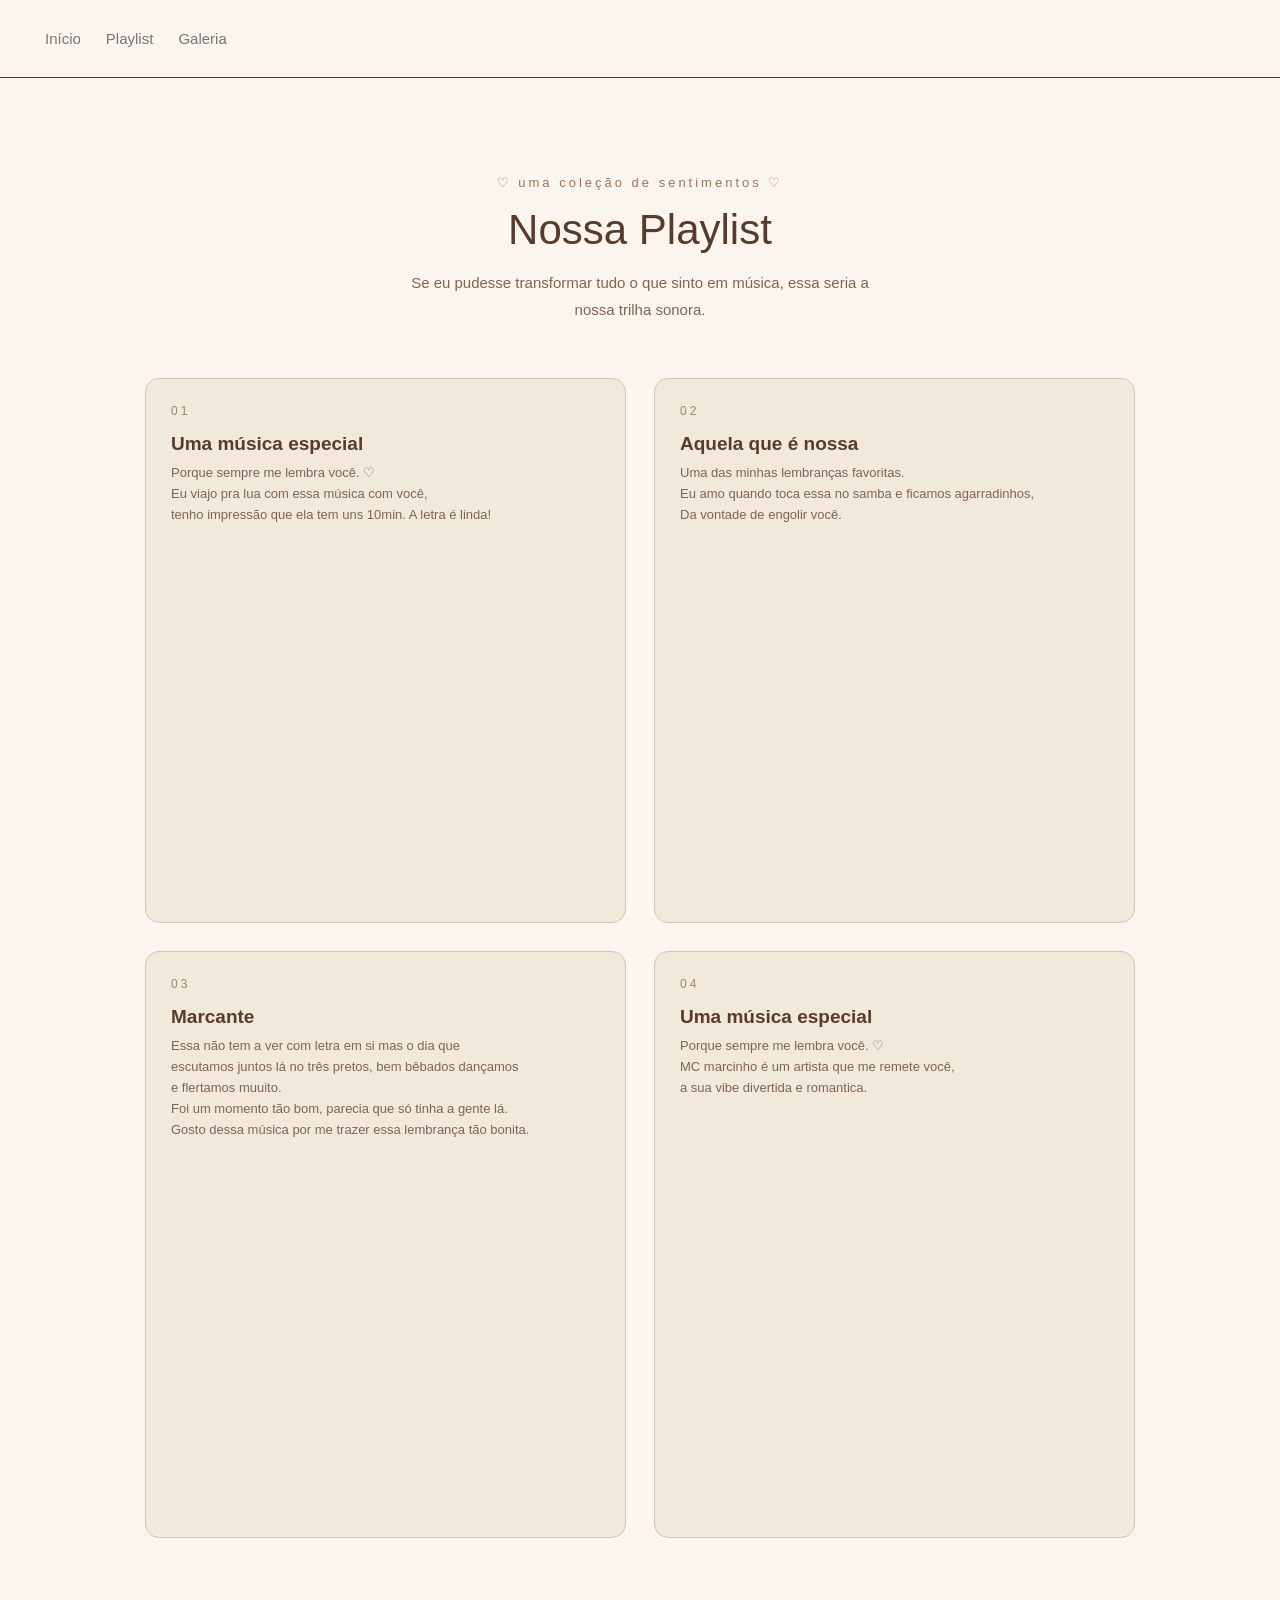
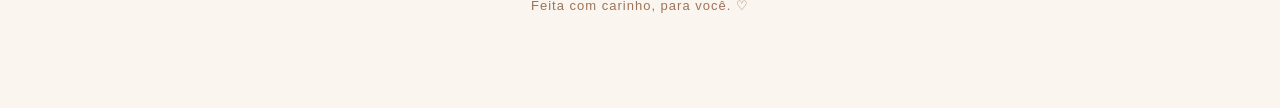
<file: playlist.html>
<!DOCTYPE html>
<html lang="pt-br">

<head>
    <meta charset="UTF-8">
    <meta name="viewport" content="width=device-width, initial-scale=1.0">

    <title>Nossa Playlist ❤️</title>

    <link rel="stylesheet" href="style.css">
</head>

<body>

    <header class="cabecalho">
          <nav class="menu">
            <a href="index.html">Início</a>
            <a href="playlist.html">Playlist</a>
            <a href="fotos.html">Galeria</a>
        </nav>
    </header>

   
<main class="playlist-container">

    <section class="playlist-intro">
        <span class="detalhe">♡ uma coleção de sentimentos ♡</span>

        <h2>Nossa Playlist</h2>

        <p>
            Se eu pudesse transformar tudo o que sinto
            em música, essa seria a nossa trilha sonora.
        </p>
    </section>

    <section class="galeria-musicas">

        <!-- MÚSICA 1 -->
        <article class="card-musica">
            <div class="numero-musica">01</div>

            <h3>Uma música especial</h3>
            <p class="dedicatoria">
                Porque sempre me lembra você. ♡<br>
                Eu viajo pra lua com essa música com você,<br>
                 tenho impressão que ela tem uns 10min. A letra é linda!
            </p>

            

<iframe
    style="border-radius: 12px"
    src="https://open.spotify.com/embed/track/4S0NYVAQdIb81uLoZoQmgq?utm_source=generator"
    width="100%"
    height="352"
    frameborder="0"
    allowfullscreen
    allow="autoplay; clipboard-write; encrypted-media; fullscreen; picture-in-picture"
    loading="lazy">
</iframe>


        </article>

        <!-- MÚSICA 2 -->
        <article class="card-musica">
            <div class="numero-musica">02</div>

            <h3>Aquela que é nossa</h3>
            <p class="dedicatoria">
                Uma das minhas lembranças favoritas. <br>
                Eu amo quando toca essa no samba e ficamos agarradinhos, <br>
                Da vontade de engolir você.
            </p>

            <iframe
                style="border-radius: 12px;"
                src="https://open.spotify.com/embed/track/1PX26jqxFcahtiibUj6EYr?utm_source=generator&si=c1f1c5a127e54965"
                width="100%"
                height="352"
                frameborder="0"
                allow="autoplay; clipboard-write; encrypted-media; fullscreen; picture-in-picture"
                loading="lazy">
            </iframe>
        </article>

        <!-- MÚSICA 3 -->
        <article class="card-musica">
            <div class="numero-musica">03</div>

            <h3>Marcante</h3>
            <p class="dedicatoria">
                Essa não tem a ver com letra em si mas o dia que <br>
                escutamos juntos lá no três pretos, bem bêbados dançamos <br> e flertamos muuito. <br>
                Foi um momento tão bom, parecia que só tinha a gente lá. <br>
                Gosto dessa música por me trazer essa lembrança tão bonita.
            </p>

            <iframe
                src="https://open.spotify.com/embed/track/57FSQIGpI6WZm4ko6mGOVJ?utm_source=generator&si=a9a398c0ea854a1c"
                width="100%"
                height="352"
                frameborder="0"
                allow="autoplay; clipboard-write; encrypted-media; fullscreen; picture-in-picture"
                loading="lazy">
            </iframe>
        </article>

        <!-- MÚSICA 4 -->
        <article class="card-musica">
            <div class="numero-musica">04</div>

            <h3>Uma música especial</h3>
            <p class="dedicatoria">
                Porque sempre me lembra você. ♡ <br>
                MC marcinho é um artista que me remete você, <br>
                 a sua vibe divertida e romantica.
            </p>

            <iframe
                src="https://open.spotify.com/embed/track/50E7BlML7Oe9jMifIPZpWa?utm_source=generator&si=215df0a662c94161"
                width="100%"
                height="352"
                frameborder="0"
                allow="autoplay; clipboard-write; encrypted-media; fullscreen; picture-in-picture"
                loading="lazy">
            </iframe>
        </article>

    </section>

    <footer class="playlist-footer">
        Feita com carinho, para você. ♡
    </footer>

</main>


</body>
</html>
</file>
<file: style.css>
/* CONFIGURAÇÕES GERAIS */

* {
    margin: 0;
    padding: 0;
    box-sizing: border-box;
}

body {
    background-color: #c4b89c;
    color: #111111;
    font-family: 'Montserrat', sans-serif;
}

/* CABEÇALHO */

.cabecalho {
    width: 100%;
    min-height: 58px;
    padding: 30px 45px;

    display: flex;
    align-items: center;
    justify-content: space-between;

    border-bottom: 1px solid #593b2b;
    position: relative;
}

/* MENU */

.menu {
    display: flex;
    align-items: center;
    gap: 25px;
}

.menu a {
    text-decoration: none;
    color: #777777;

    font-size: 15px;
    font-weight: 400;

    transition: color 0.3s ease;
}

.menu a:hover {
    color: #160d02;
}

/* TÍTULO CENTRAL */

.titulo {
    position: absolute;
    left: 50%;
    transform: translateX(-50%);
}

.titulo h1 {
    font-family: 'Cormorant Garamond', serif;
    font-size: 38px;
    font-weight: 700;
    letter-spacing: 1.5px;
    white-space: nowrap;
}

/* ASSINATURA */

.assinatura {
    display: flex;
    flex-direction: column;
    align-items: flex-end;

    font-size: 13px;
    color: #888888;
    line-height: 1.4;
}

/* PRIMEIRO TEXTO */

/*.apresentação {
    display: grid;
    grid-template-columns: 1fr 1fr;
    align-items: center;
    justify-content: center;

    padding: 45px 26%;
    gap: 25px;
    color: #000000;
    max-width: 2300px;
   
    margin: 0 auto;
    
}*/

.apresentação {
    display: grid;
    grid-template-columns: 350px 450px;
    align-items: center;
    justify-content: center;

    /*max-width: 950px;
    margin: 0 auto;
    padding: 30px 10px;

    gap: 8px;
    color: #000000;*/
}

.título-principal h2 {
    font-family: 'Montserrat', sans-serif;
    font-size: clamp(30px, 4vw, 55px);
    font-weight: 545;
    line-height: 1.20;
    padding: 40px;
    transform: translateX(-50px);
    color: #160d02;
    
}

.frase {
    max-width: 250px;
    justify-self: center;
    grid-template-columns: 100px 100px;
}

.frase p {
    font-size: 17px;
    line-height: 1.8;
    color: #160d02;
    width: 600px;
    transform: translateX(-50px);
    padding: 35px;
}

.main {
    color: #ffffff;
    border-radius: 25px;
}

/* videos */

.videos {
    padding: 50px 8%;
    text-align: center;
}

.videos h2 {
    font-family: 'Montserrat', sans-serif;
    color: #593b2b;
    margin-bottom: 30px;
}

.galeria-videos {
    display: flex;
    justify-content: center;
    align-items: center;
    gap: 25px;
    flex-wrap: wrap;
}

.galeria-videos video {
    width: 30%;
    aspect-ratio: 16 / 9;
    object-fit: cover;
    border-radius: 12px;
    border: 1px solid #cbb49d;
}

/*MOLDURA FOFA*/
/* PALETA DE CORES */
:root {
    --offwhite: #faf6ef;
    --cafe: #593b2b;
    --cafe-claro: #9b7359;
    --bege: #cbb49d;
}

/* FUNDO DA PÁGINA */
body {
    background-color: var(--offwhite);
    color: var(--cafe);
}

/* MOLDURA */
.moldura {
    position: fixed;
    inset: 18px;
    border: 1px solid var(--cafe-claro);
    pointer-events: none;
    z-index: 10;
}

/* DESENHOS */
.moldura span {
    position: absolute;
    color: var(--cafe);
    background-color: var(--offwhite);
    padding: 2px 5px;
    font-size: 17px;
    line-height: 1;
}

/* LAÇOS NOS CANTOS */
.moldura .laco {
    font-size: 29px;
    color: var(--cafe);
}

.canto-superior-esquerdo {
    top: -15px;
    left: -9px;
}

.canto-superior-direito {
    top: -15px;
    right: -9px;
}

.canto-inferior-esquerdo {
    bottom: -15px;
    left: -9px;
}

.canto-inferior-direito {
    bottom: -15px;
    right: -9px;
}

/* TOPO */
.topo1 {
    top: -10px;
    left: 18%;
}

.topo2 {
    top: -10px;
    left: 48%;
}

.topo3 {
    top: -10px;
    right: 18%;
}

/* LATERAL ESQUERDA */
.esq1 {
    top: 18%;
    left: -10px;
}

.esq2 {
    top: 42%;
    left: -10px;
}

.esq3 {
    top: 68%;
    left: -10px;
}

.esq4 {
    top: 85%;
    left: -10px;
}

/* LATERAL DIREITA */
.dir1 {
    top: 18%;
    right: -10px;
}

.dir2 {
    top: 42%;
    right: -10px;
}

.dir3 {
    top: 68%;
    right: -10px;
}

.dir4 {
    top: 85%;
    right: -10px;
}

/* PARTE INFERIOR */
.baixo1 {
    bottom: -10px;
    left: 18%;
}

.baixo2 {
    bottom: -10px;
    left: 48%;
}

.baixo3 {
    bottom: -10px;
    right: 18%;
}

/* PAGINA 2 */


/* PÁGINA PLAYLIST */

.playlist-container {
    max-width: 1050px;
    margin: 65px auto;
    padding: 30px;
    color: #593b2b;
}

/* INTRODUÇÃO */

.playlist-intro {
    text-align: center;
    margin-bottom: 55px;
}

.playlist-intro .detalhe {
    color: #9b7359;
    font-size: 13px;
    letter-spacing: 3px;
}

.playlist-intro h2 {
    font-size: 42px;
    font-weight: 500;
    margin: 15px 0;
}

.playlist-intro p {
    max-width: 480px;
    margin: 0 auto;
    color: #80644f;
    line-height: 1.8;
    font-size: 15px;
}

/* GALERIA */

.galeria-musicas {
    display: grid;
    grid-template-columns: repeat(2, minmax(0, 1fr));
    gap: 28px;
}

/* CARTÕES */

.card-musica {
    position: relative;
    background: #f2e9dd;
    border: 1px solid #d6c3ad;
    border-radius: 14px;
    padding: 25px;
    transition: transform 0.3s ease,
                box-shadow 0.3s ease;
}

.card-musica:hover {
    transform: translateY(-5px);
    box-shadow: 0 8px 20px #593b2b18;
}

.numero-musica {
    font-size: 12px;
    color: #a08369;
    letter-spacing: 3px;
    margin-bottom: 15px;
}

.card-musica h3 {
    font-size: 19px;
    color: #593b2b;
    margin-bottom: 8px;
}

.dedicatoria {
    font-size: 13px;
    color: #80644f;
    margin-bottom: 20px;
    line-height: 1.6;
}

/* PLAYER SPOTIFY */

.card-musica iframe {
    display: block;
    border: none;
    border-radius: 12px;
}

/* RODAPÉ */

.playlist-footer {
    text-align: center;
    margin-top: 60px;
    color: #9b7359;
    font-size: 13px;
    letter-spacing: 1px;
}


/* GALERIA */

.pagina-galeria {
    background-color: #f8f4ed;
    padding: 65px 8%;
    min-height: 100vh;
}

.introducao-galeria {
    text-align: center;
    margin-bottom: 50px;
}

.subtitulo-galeria {
    color: #98745f;
    letter-spacing: 4px;
    font-size: 12px;
}

.introducao-galeria h1 {
    color: #49352c;
    font-size: 34px;
    margin: 18px 0;
    font-family: Georgia, serif;
}

.introducao-galeria p {
    color: #806b60;
    font-size: 15px;
    line-height: 1.8;
}

.grade-fotos {
    display: grid;
    grid-template-columns: repeat(3, 1fr);
    gap: 22px;
    max-width: 1100px;
    margin: auto;
}

.item-foto {
    overflow: hidden;
    aspect-ratio: 1 / 1;
    border-radius: 12px;
    cursor: pointer;
    background-color: #e8ded2;
    box-shadow: 0 4px 12px rgba(73, 53, 44, 0.08);
}

.item-foto img {
    width: 100%;
    height: 100%;
    object-fit: cover;
    transition: transform 0.4s ease;
}

.item-foto:hover img {
    transform: scale(1.07);
}

.rodape-galeria {
    text-align: center;
    margin-top: 55px;
    color: #98745f;
    font-family: Georgia, serif;
    font-style: italic;
}

/* FOTO AMPLIADA */

.visualizador {
    display: none;
    position: fixed;
    inset: 0;
    background: rgba(35, 25, 21, 0.94);
    z-index: 9999;
    align-items: center;
    justify-content: center;
}

.visualizador.ativo {
    display: flex;
}

.visualizador img {
    max-width: 75%;
    max-height: 80vh;
    object-fit: contain;
    border-radius: 8px;
}

.fechar-foto {
    position: absolute;
    top: 20px;
    right: 35px;
    background: none;
    border: none;
    color: white;
    font-size: 42px;
    cursor: pointer;
}

.navegar {
    position: absolute;
    top: 50%;
    transform: translateY(-50%);
    background: none;
    border: none;
    color: white;
    font-size: 35px;
    cursor: pointer;
    padding: 15px;
}

.anterior {
    left: 20px;
}

.proxima {
    right: 20px;
}

#contadorFotos {
    position: absolute;
    bottom: 25px;
    color: white;
    font-size: 14px;
}

/* RESPONSIVIDADE */

@media (max-width: 700px) {

    .grade-fotos {
        grid-template-columns: repeat(2, 1fr);
        gap: 12px;
    }

    .pagina-galeria {
        padding: 40px 5%;
    }

    .introducao-galeria h1 {
        font-size: 26px;
    }

    .visualizador img {
        max-width: 85%;
        max-height: 70vh;
    }

    .navegar {
        font-size: 25px;
    }

    .anterior {
        left: 0;
    }

    .proxima {
        right: 0;
    }
}

/* RESPONSIVIDADE */

@media (max-width: 650px) {
    .galeria-musicas {
        grid-template-columns: 1fr;
    }

    .playlist-container {
        padding: 20px;
        margin: 35px auto;
    }

    .playlist-intro h2 {
        font-size: 32px;
    }
}




/* RESPONSIVIDADE */

@media (max-width: 600px) {

    .cabecalho {
        padding: 12px 10px;
        min-height: 65px;
    }

    .menu {
        gap: 10px;
    }

    .menu a {
        font-size: 8px;
    }

    .titulo h1 {
        font-size: 13px;
        letter-spacing: 0.5px;
    }

    .assinatura {
        font-size: 7px;
    }
}

@media (max-width: 380px) {

    .assinatura {
        display: none;
    }

    .titulo {
        position: static;
        transform: none;
    }

    .cabecalho {
        justify-content: space-between;
    }
}
</file>
